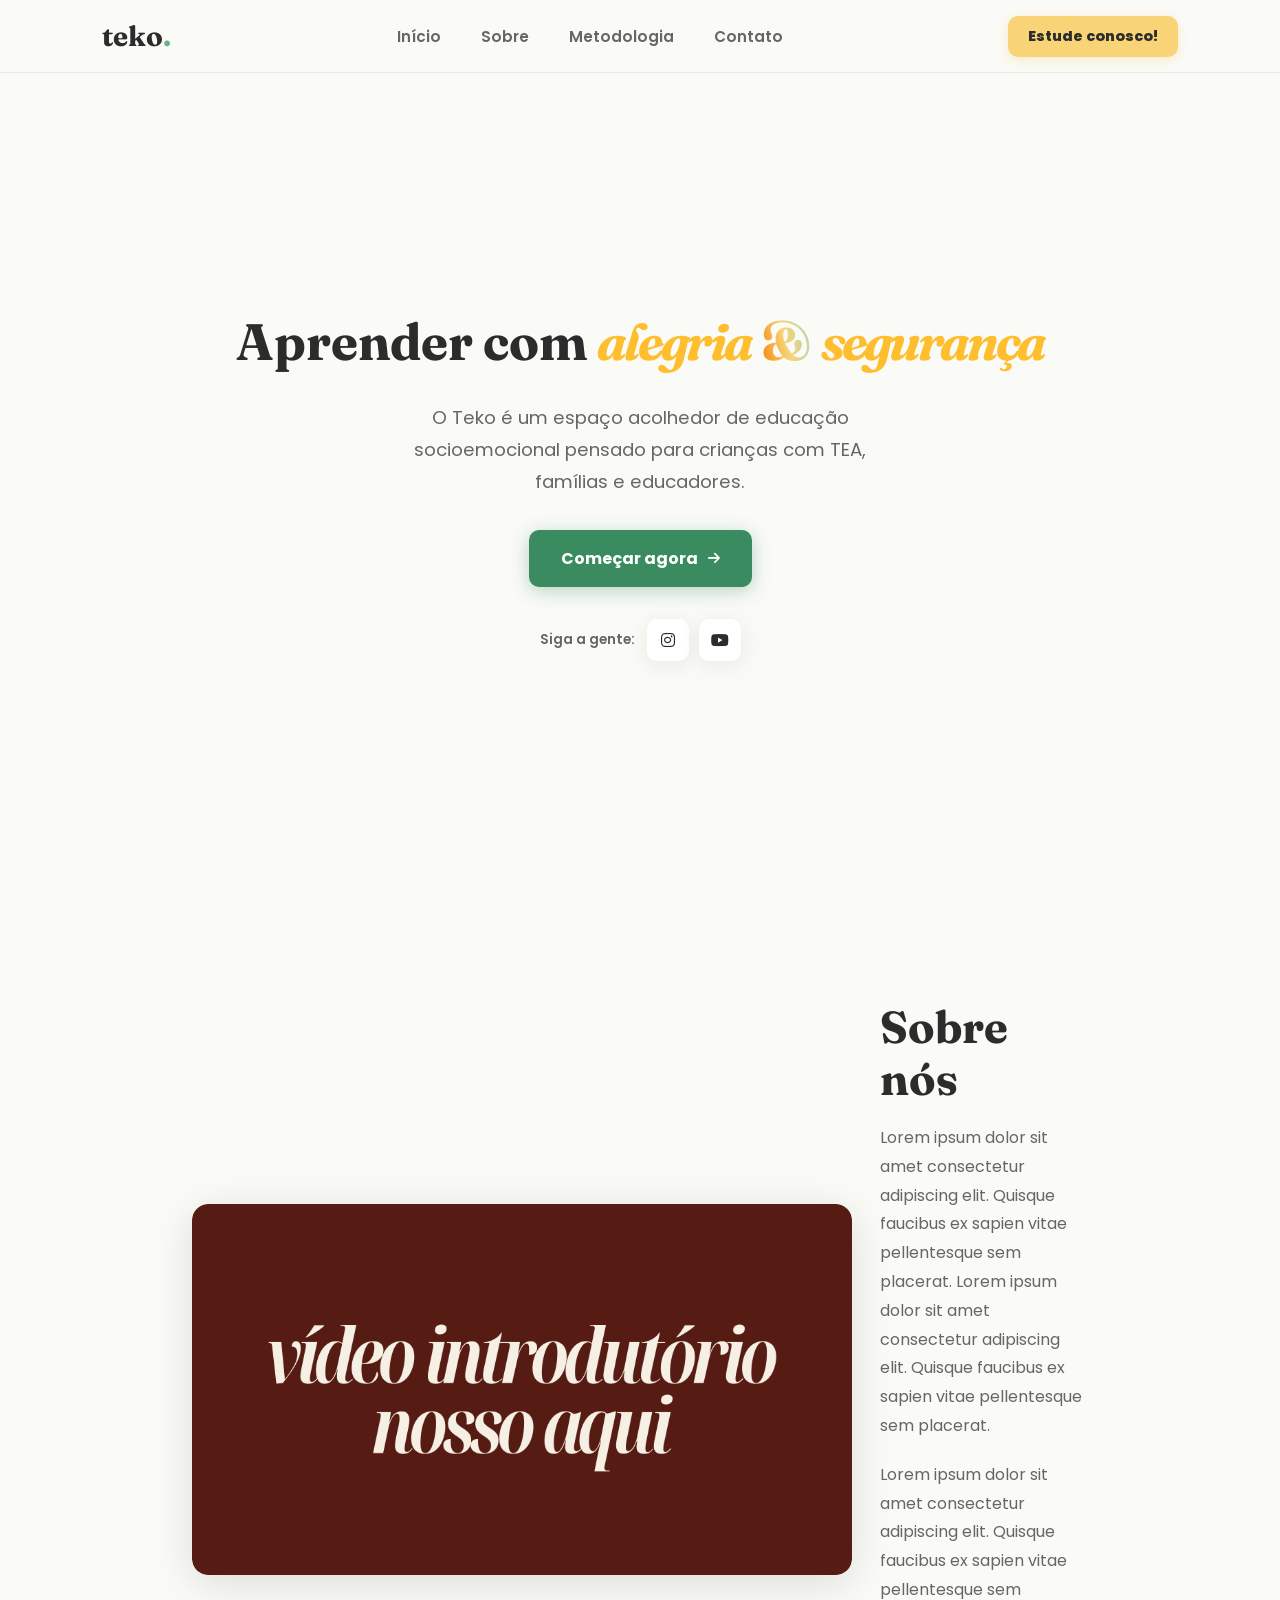
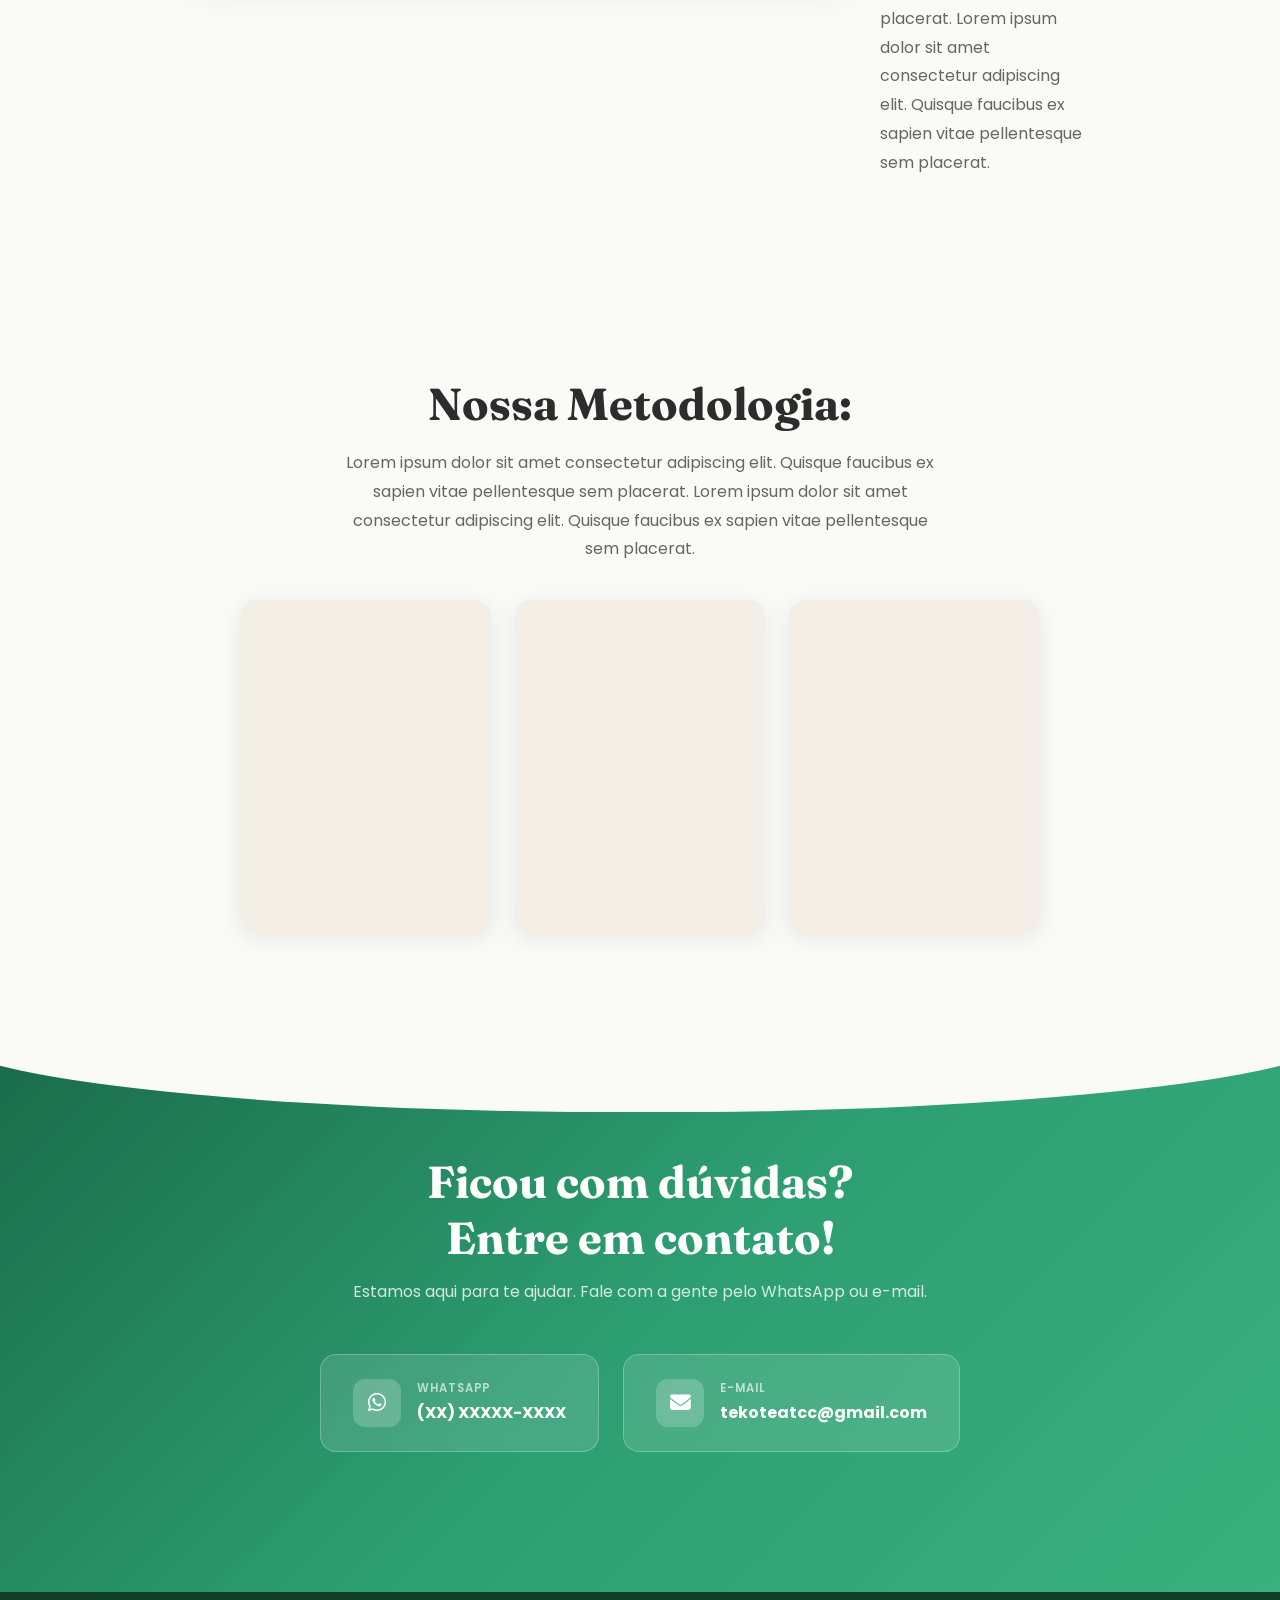
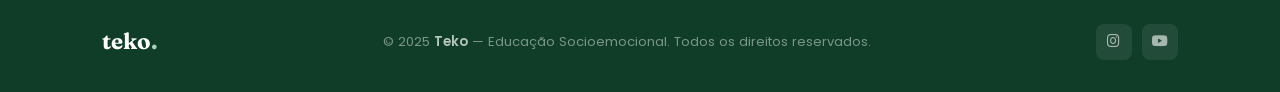
<file: project/View/index.html>
<!DOCTYPE html>
<html lang="pt-br">
<head>
    <meta charset="UTF-8">
    <meta name="viewport" content="width=device-width, initial-scale=1.0">

    <link rel="preconnect" href="https://fonts.googleapis.com">
    <link rel="preconnect" href="https://fonts.gstatic.com" crossorigin>
    <link href="https://fonts.googleapis.com/css2?family=Poppins:wght@300;400;500;600;700;800&family=Fraunces:ital,wght@0,400;0,600;0,700;1,400;1,600&display=swap" rel="stylesheet">
    <link rel="stylesheet" href="https://cdnjs.cloudflare.com/ajax/libs/font-awesome/6.5.0/css/all.min.css" crossorigin="anonymous" referrerpolicy="no-referrer" />
    <link rel="stylesheet" href="css/style.css">

    <title>Teko — Educação Socioemocional</title>
</head>
<body>

    <!-- ── HEADER ── -->
    <header id="header">
        <nav id="navbar">
            <a href="#home" id="nav_logo">
                <span class="logo-teko">teko</span><span class="logo-dot">.</span>
            </a>

            <ul id="nav_list">
                <li class="nav_item"><a href="#home">Início</a></li>
                <li class="nav_item"><a href="#sobre">Sobre</a></li>
                <li class="nav_item"><a href="#metodologia">Metodologia</a></li>
                <li class="nav_item"><a href="#contato">Contato</a></li>
            </ul>

            <a href="pages/cadastro.html" class="btn-default">Estude conosco!</a>

            <button id="mobile_btn" aria-label="Abrir menu">
                <i class="fa-solid fa-bars"></i>
            </button>
        </nav>
    </header>

    <!-- ── MENU MOBILE ── -->
    <div id="mobile_overlay"></div>
    <div id="mobile_menu">
        <button id="mobile_close_btn" aria-label="Fechar menu">
            <i class="fa-solid fa-xmark"></i>
        </button>
        <ul id="mobile_nav_list">
            <li class="nav_item"><a href="#home">Início</a></li>
            <li class="nav_item"><a href="#sobre">Sobre</a></li>
            <li class="nav_item"><a href="#metodologia">Metodologia</a></li>
            <li class="nav_item"><a href="#contato">Contato</a></li>
        </ul>
        <a href="pages/cadastro.html" class="btn-default mobile-cta">Estude conosco!</a>
    </div>

    <!-- ── CONTEÚDO PRINCIPAL ── -->
    <main id="content">

        <!-- HOME -->
        <section id="home">
            <div id="cta">
                <h1 class="title">
                    Aprender com <em>alegria</em> <b class="gradient-text">&</b> <em>segurança</em>
                </h1>

                <p class="description">
                    O Teko é um espaço acolhedor de educação socioemocional pensado para crianças com TEA, famílias e educadores.
                </p>

                <div id="cta_buttons">
                    <a href="pages/cadastro.html" class="btn-primary">
                        Começar agora
                        <i class="fa-solid fa-arrow-right"></i>
                    </a>
                </div>

                <div class="social-row">
                    <span class="social-label">Siga a gente:</span>
                    <div class="social-icons">
                        <a href="https://www.instagram.com/tcctekotea" class="social-icon" aria-label="Instagram" target="_blank">
                            <i class="fa-brands fa-instagram"></i>
                        </a>
                        <a href="https://www.youtube.com/" class="social-icon" aria-label="YouTube" target="_blank">
                            <i class="fa-brands fa-youtube"></i>
                        </a>
                    </div>
                </div>
            </div>
        </section>

        <!-- SOBRE -->
        <section id="sobre" class="section-fade">
            <div class="video-sobre">
                <img src="img/video_foto.png" alt="Vídeo sobre o Teko">
            </div>

            <div class="txt-sobre">
                <h1>Sobre nós</h1>
                <p>Lorem ipsum dolor sit amet consectetur adipiscing elit. Quisque faucibus ex sapien vitae pellentesque sem placerat. Lorem ipsum dolor sit amet consectetur adipiscing elit. Quisque faucibus ex sapien vitae pellentesque sem placerat.</p>
                <p>Lorem ipsum dolor sit amet consectetur adipiscing elit. Quisque faucibus ex sapien vitae pellentesque sem placerat. Lorem ipsum dolor sit amet consectetur adipiscing elit. Quisque faucibus ex sapien vitae pellentesque sem placerat.</p>
            </div>
        </section>

        <!-- METODOLOGIA -->
        <section id="metodologia" class="section-fade">
            <div class="conteudo-metodologia">
                <h1>Nossa Metodologia:</h1>
                <p>Lorem ipsum dolor sit amet consectetur adipiscing elit. Quisque faucibus ex sapien vitae pellentesque sem placerat. Lorem ipsum dolor sit amet consectetur adipiscing elit. Quisque faucibus ex sapien vitae pellentesque sem placerat.</p>

                <div class="content-metodologia">
                    <div class="card-metodologia">
                        <div class="card-metodologia-titulo">
                            <span>Lorem Ipsum</span>
                        </div>
                    </div>
                    <div class="card-metodologia">
                        <div class="card-metodologia-titulo">
                            <span>Lorem Ipsum</span>
                        </div>
                    </div>
                    <div class="card-metodologia">
                        <div class="card-metodologia-titulo">
                            <span>Lorem Ipsum</span>
                        </div>
                    </div>
                </div>
            </div>
        </section>

        <!-- CONTATO -->
        <section id="contato" class="section-fade">
            <div class="contato-titulo">
                <h2>Ficou com dúvidas?<br>Entre em contato!</h2>
                <p>Estamos aqui para te ajudar. Fale com a gente pelo WhatsApp ou e-mail.</p>
            </div>

            <div class="contato-cards">
                <a href="https://wa.me/55XXXXXXXXXXX" class="contato-card" target="_blank" aria-label="WhatsApp">
                    <div class="contato-card-icon">
                        <i class="fa-brands fa-whatsapp"></i>
                    </div>
                    <div class="contato-card-info">
                        <span class="contato-card-label">WhatsApp</span>
                        <span class="contato-card-valor">(XX) XXXXX-XXXX</span>
                    </div>
                </a>

                <a href="mailto:tekoteatcc@gmail.com" class="contato-card" aria-label="E-mail">
                    <div class="contato-card-icon">
                        <i class="fa-solid fa-envelope"></i>
                    </div>
                    <div class="contato-card-info">
                        <span class="contato-card-label">E-mail</span>
                        <span class="contato-card-valor">tekoteatcc@gmail.com</span>
                    </div>
                </a>
            </div>
        </section>

    </main>

    <!-- ── FOOTER ── -->
    <footer>
        <a href="#home" class="footer-logo">
            <span class="logo-teko">teko</span><span class="logo-dot">.</span>
        </a>

        <p class="footer-copy">
            © 2025 <span>Teko</span> — Educação Socioemocional. Todos os direitos reservados.
        </p>

        <div class="footer-social">
            <a href="https://www.instagram.com/tcctekotea" target="_blank" aria-label="Instagram">
                <i class="fa-brands fa-instagram"></i>
            </a>
            <a href="https://www.youtube.com/" target="_blank" aria-label="YouTube">
                <i class="fa-brands fa-youtube"></i>
            </a>
        </div>
    </footer>

    <script src="js/script.js"></script>
</body>
</html>
</file>
<file: project/View/css/style.css>
@import url('https://fonts.googleapis.com/css2?family=Poppins:wght@300;400;500;600;700;800&family=Fraunces:ital,wght@0,400;0,600;0,700;1,400;1,600&display=swap');

/* =========================================
   cores
   ========================================= */
:root {
    --green:       #A8D5BA;
    --green-dark:  #6BB08A;
    --green-deep:  #3a8c60;
    --yellow-title: #FFBE2E;
    --yellow:      #F8D477;
    --yellow-dark: #E8BE50;
    --cream:       #FAFAF7;
    --beige:       #F3EFE6;
    --text:        #2C2C2C;
    --text-soft:   #666;
    --white:       #FFFFFF;
    --radius:      16px;
    --radius-sm:   10px;
    --shadow:      0 4px 24px rgba(0,0,0,0.08);
    --shadow-md:   0 8px 40px rgba(0,0,0,0.12);

    /* Gradiente do & */
    --red:    #ff0000;
    --orange: #f57e00;
    --blue:   #74C0FC;
    --indigo: #9775FA;
    --violet: #DA77F2;
}

/* reset e base */
*, *::before, *::after {
    margin: 0;
    padding: 0;
    box-sizing: border-box;
}

html { scroll-behavior: smooth; overflow-x: hidden; }

body {
    font-family: 'Poppins', sans-serif;
    background-color: var(--cream);
    color: var(--text);
}

/* header */

#header {
    position: sticky;
    top: 0;
    z-index: 100;
    background: rgba(250, 250, 247, 0.88);
    backdrop-filter: blur(12px);
    -webkit-backdrop-filter: blur(12px);
    border-bottom: 1px solid rgba(168, 213, 186, 0.3);
    padding: 0 8%;
    transition: box-shadow 0.3s ease;
}

#header.scrolled {
    box-shadow: 0 2px 20px rgba(0,0,0,0.08);
}

#navbar {
    width: 100%;
    height: 72px;
    display: flex;
    align-items: center;
    justify-content: space-between;
}

#nav_logo {
    text-decoration: none;
    font-family: 'Fraunces', serif;
    font-size: 1.75rem;
    font-weight: 700;
    line-height: 1;
}

.logo-teko { color: var(--text); }
.logo-dot  { color: var(--green-dark); }

#nav_list {
    display: flex;
    list-style: none;
    gap: 40px;
}

.nav_item a {
    text-decoration: none;
    color: var(--text-soft);
    font-weight: 600;
    font-size: 0.95rem;
    transition: color 0.2s ease;
    position: relative;
    padding-bottom: 3px;
}

.nav_item a::after {
    content: '';
    position: absolute;
    bottom: 0; left: 0;
    width: 0; height: 2px;
    background: var(--green-dark);
    border-radius: 2px;
    transition: width 0.3s ease;
}

.nav_item a:hover { color: var(--text); }
.nav_item a:hover::after { width: 100%; }

/* Botão padrão - cadastro */

.btn-default {
    border: none;
    display: inline-flex;
    align-items: center;
    justify-content: center;
    background-color: var(--yellow);
    border-radius: var(--radius-sm);
    padding: 10px 20px;
    font-family: 'Poppins', sans-serif;
    font-weight: 800;
    font-size: 0.9rem;
    color: var(--text);
    box-shadow: 0 3px 12px rgba(248, 212, 119, 0.4);
    cursor: pointer;
    text-decoration: none;
    transition: background-color 0.2s ease, transform 0.15s ease, box-shadow 0.2s ease;
}

.btn-default:hover {
    background-color: var(--yellow-dark);
    transform: translateY(-1px);
    box-shadow: 0 6px 20px rgba(248, 212, 119, 0.5);
}

/* Mobile button */

#mobile_btn {
    display: none;
    border: none;
    background: transparent;
    font-size: 1.4rem;
    cursor: pointer;
    color: var(--text);
    padding: 8px;
}

/* Mobile menu — drawer lateral */

#mobile_menu {
    position: fixed;
    top: 0;
    right: 0;
    bottom: 0;
    width: min(75vw, 280px);
    background: var(--white);
    z-index: 200;
    display: flex;
    flex-direction: column;
    align-items: stretch;
    justify-content: flex-start;
    padding: 72px 20px 40px;
    gap: 8px;
    overflow-y: auto;
    overscroll-behavior: contain;
    box-shadow: -8px 0 40px rgba(0,0,0,0.15);
    visibility: hidden;
    transform: translateX(100%);
    transition: transform 0.35s cubic-bezier(0.4, 0, 0.2, 1), visibility 0.35s;
}

#mobile_menu.active {
    visibility: visible;
    transform: translateX(0);
}

/* Overlay atrás do drawer */

#mobile_overlay {
    display: none;
    position: fixed;
    inset: 0;
    background: rgba(0,0,0,0.35);
    z-index: 199;
    opacity: 0;
    transition: opacity 0.35s ease;
}

#mobile_overlay.active {
    display: block;
    opacity: 1;
}

#mobile_close_btn {
    position: absolute;
    top: 20px; right: 5%;
    border: none;
    background: var(--beige);
    font-size: 1.1rem;
    cursor: pointer;
    color: var(--text);
    width: 38px;
    height: 38px;
    border-radius: var(--radius-sm);
    display: flex;
    align-items: center;
    justify-content: center;
    transition: background 0.2s ease;
}

#mobile_close_btn:hover {
    background: var(--green);
}

#mobile_nav_list {
    list-style: none;
    display: flex;
    flex-direction: column;
    align-items: stretch;
    gap: 8px;
    width: 100%;
}

#mobile_nav_list .nav_item {
    width: 100%;
}

#mobile_nav_list .nav_item a {
    display: block;
    width: 100%;
    text-align: left;
    font-size: 1rem;
    font-weight: 700;
    color: var(--text);
    text-decoration: none;
    background: var(--beige);
    padding: 13px 18px;
    border-radius: var(--radius-sm);
    transition: background 0.2s ease, color 0.2s ease, transform 0.15s ease;
}

#mobile_nav_list .nav_item a:hover,
#mobile_nav_list .nav_item.active a {
    background: var(--green);
    color: var(--text);
    transform: scale(1.02);
}

.mobile-cta { font-size: 0.95rem; padding: 13px 18px; margin-top: 8px; width: 100%; text-align: center; }

/* home */

#home {
    position: relative;
    min-height: calc(100vh - 72px);
    display: flex;
    align-items: center;
    justify-content: center;
    overflow: hidden;
}


/* ── CTA ── */

#cta {
    position: relative;
    z-index: 1;
    display: flex;
    flex-direction: column;
    align-items: center;
    text-align: center;
    gap: 32px;
    max-width: 720px;
    padding: 60px 24px;
    animation: fadeUp 0.8s ease both;
}

@keyframes fadeUp {
    from { opacity: 0; transform: translateY(30px); }
    to   { opacity: 1; transform: translateY(0); }
}

/* Título e animação do título */

.title {
    font-family: 'Fraunces', serif;
    font-size: clamp(2rem, 4vw, 5rem);
    white-space: nowrap;
    line-height: 1.12;
    color: var(--text);
    font-weight: 700;
}

.title em {
    font-style: italic;
    color: var(--yellow-title);
    letter-spacing: -0.06em;
}

.gradient-text {
    background: linear-gradient(
        75deg,
        var(--red),
        var(--orange),
        var(--yellow),
        var(--green),
        var(--blue),
        var(--indigo),
        var(--violet)
    );
    background-size: 300% 300%;
    -webkit-background-clip: text;
    background-clip: text;
    color: transparent;
    animation: gradientAnimation 5s ease infinite;
}

@keyframes gradientAnimation {
    0%   { background-position: 0% 50%; }
    50%  { background-position: 100% 50%; }
    100% { background-position: 0% 50%; }
}

/* Descrição */

.description {
    font-size: 1.15rem;
    line-height: 1.75;
    color: var(--text-soft);
    max-width: 520px;
}

/* Botões CTA */

#cta_buttons {
    display: flex;
    gap: 16px;
    flex-wrap: wrap;
    justify-content: center;
}

.btn-primary {
    display: inline-flex;
    align-items: center;
    gap: 10px;
    background: var(--green-deep);
    color: var(--white);
    text-decoration: none;
    padding: 16px 32px;
    border-radius: var(--radius-sm);
    font-weight: 700;
    font-size: 1rem;
    box-shadow: 0 4px 18px rgba(58, 140, 96, 0.35);
    transition: background-color 0.2s ease, transform 0.15s ease, box-shadow 0.2s ease;
}

.btn-primary:hover {
    background: #2f7550;
    transform: translateY(-2px);
    box-shadow: 0 8px 28px rgba(58, 140, 96, 0.45);
}

.btn-primary i { font-size: 0.85rem; transition: transform 0.2s ease; }
.btn-primary:hover i { transform: translateX(4px); }

.btn-secondary {
    display: inline-flex;
    align-items: center;
    background: transparent;
    color: var(--text);
    text-decoration: none;
    padding: 16px 28px;
    border-radius: var(--radius-sm);
    font-weight: 700;
    font-size: 1rem;
    border: 2px solid rgba(0,0,0,0.12);
    transition: border-color 0.2s ease, background 0.2s ease;
}

.btn-secondary:hover {
    border-color: var(--green-dark);
    background: rgba(168, 213, 186, 0.12);
}

/* icones sociais */
.social-row {
    display: flex;
    align-items: center;
    gap: 12px;
}

.social-label {
    font-size: 0.85rem;
    font-weight: 600;
    color: var(--text-soft);
}

.social-icons { display: flex; gap: 10px; }

.social-icon {
    width: 42px; height: 42px;
    display: flex;
    align-items: center;
    justify-content: center;
    background: var(--white);
    border-radius: var(--radius-sm);
    color: var(--text);
    font-size: 1rem;
    text-decoration: none;
    box-shadow: var(--shadow);
    transition: transform 0.2s ease, box-shadow 0.2s ease, color 0.2s ease;
}

.social-icon:hover {
    transform: translateY(-3px);
    box-shadow: var(--shadow-md);
    color: var(--green-deep);
}

/* resp - home */

@media screen and (max-width: 768px) {
    /* Navbar */
    #header {
        padding: 0 5%;
    }

    #nav_list,
    #navbar .btn-default {
        display: none;
    }

    #mobile_btn {
        display: flex;
        align-items: center;
        justify-content: center;
        width: 40px;
        height: 40px;
        border-radius: var(--radius-sm);
        background: var(--yellow);
        color: var(--text);
        font-size: 1.1rem;
        box-shadow: 0 2px 8px rgba(248, 212, 119, 0.4);
    }

    /* Hero */
    .title { font-size: clamp(2rem, 8vw, 2.8rem); white-space: normal; }

    .description { font-size: 0.95rem; }

    .waves-top, .waves-bottom { height: 120px; }

    #cta { padding: 40px 16px; gap: 24px; }

    #cta_buttons { flex-direction: column; align-items: center; }
}

/* =========================================
   TRANSIÇÕES DE ENTRADA DAS SEÇÕES
   ========================================= */
.section-fade {
    opacity: 0;
    transform: translateY(40px);
    transition: opacity 0.7s ease, transform 0.7s ease;
}

.section-fade.visible {
    opacity: 1;
    transform: translateY(0);
}

/* sobre */
#sobre {
    padding: 100px 15%;
    display: flex;
    align-items: center;
    gap: 28px;
}

.video-sobre {
    flex-shrink: 0;
    width: 660px;
    border-radius: 16px;
    overflow: hidden;
    box-shadow: var(--shadow-md);
}

.video-sobre img,
.video-sobre video {
    width: 100%;
    height: auto;
    display: block;
    border-radius: 16px;
}

.txt-sobre {
    display: flex;
    flex-direction: column;
    align-items: left;
    text-align: left;
    gap: 20px;
    max-width: 540px;
}

.txt-sobre h1 {
    font-family: 'Fraunces', serif;
    font-size: clamp(2rem, 3.5vw, 2.8rem);
    font-weight: 700;
    color: var(--text);
    line-height: 1.15;
}

.txt-sobre p {
    font-size: 1rem;
    line-height: 1.8;
    color: var(--text-soft);
}

.txt-sobre p b {
    color: var(--green-deep);
    font-weight: 700;
}

/* metodologia */
#metodologia {
    padding: 100px 15%;
    display: flex;
    align-items: center;
    justify-content: center;
}

.conteudo-metodologia {
    display: flex;
    flex-direction: column;
    align-items: center;
    text-align: center;
    gap: 20px;
    max-width: 800px;
    width: 100%;
}

.conteudo-metodologia h1 {
    font-family: 'Fraunces', serif;
    font-size: clamp(2rem, 3.5vw, 2.8rem);
    font-weight: 700;
    color: var(--text);
    line-height: 1.15;
}

.conteudo-metodologia > p {
    font-size: 1rem;
    line-height: 1.8;
    color: var(--text-soft);
    max-width: 600px;
}

.content-metodologia {
    display: flex;
    gap: 24px;
    width: 100%;
    margin-top: 16px;
    justify-content: center;
}

.card-metodologia {
    flex: 1;
    max-width: 300px;
    aspect-ratio: 3 / 4;
    border-radius: var(--radius);
    background-color: var(--beige);
    box-shadow: var(--shadow);
    overflow: hidden;
    position: relative;
    cursor: pointer;
    transition: transform 0.3s ease, box-shadow 0.3s ease;
}

.card-metodologia:hover {
    transform: scale(1.04);
    box-shadow: var(--shadow-md);
}

.card-metodologia-titulo {
    position: absolute;
    bottom: 0;
    left: 0;
    right: 0;
    padding: 20px;
    background: linear-gradient(to top, rgba(0,0,0,0.55), transparent);
    opacity: 0;
    transform: translateY(8px);
    transition: opacity 0.3s ease, transform 0.3s ease;
}

.card-metodologia:hover .card-metodologia-titulo {
    opacity: 1;
    transform: translateY(0);
}

.card-metodologia-titulo span {
    font-family: 'Poppins', sans-serif;
    font-style: italic;
    font-weight: 700;
    font-size: 1.05rem;
    color: var(--white);
}

/* =========================================
   SEÇÃO CONTATO
   ========================================= */
#contato {
    position: relative;
    padding: 120px 15% 140px;
    display: flex;
    flex-direction: column;
    align-items: center;
    text-align: center;
    gap: 48px;
    background: linear-gradient(135deg, #1a6b4a 0%, #2d9e72 50%, #3ab07e 100%);
    overflow: hidden;
}

#contato::before {
    content: '';
    position: absolute;
    top: -2px;
    left: 0;
    width: 100%;
    height: 80px;
    background: var(--cream);
    clip-path: ellipse(55% 100% at 50% 0%);
}

.contato-titulo {
    position: relative;
    z-index: 1;
}

.contato-titulo h2 {
    font-family: 'Fraunces', serif;
    font-size: clamp(1.8rem, 3.5vw, 2.8rem);
    font-weight: 700;
    color: var(--white);
    line-height: 1.25;
    margin-bottom: 12px;
}

.contato-titulo p {
    font-size: 1rem;
    color: rgba(255,255,255,0.8);
    line-height: 1.7;
}

.contato-cards {
    display: flex;
    gap: 24px;
    justify-content: center;
    flex-wrap: wrap;
    position: relative;
    z-index: 1;
}

.contato-card {
    display: flex;
    align-items: center;
    gap: 16px;
    background: rgba(255,255,255,0.12);
    backdrop-filter: blur(8px);
    -webkit-backdrop-filter: blur(8px);
    border: 1px solid rgba(255,255,255,0.25);
    border-radius: var(--radius);
    padding: 24px 32px;
    text-decoration: none;
    min-width: 260px;
    transition: background 0.25s ease, transform 0.25s ease, box-shadow 0.25s ease;
}

.contato-card:hover {
    background: rgba(255,255,255,0.22);
    transform: translateY(-4px);
    box-shadow: 0 12px 32px rgba(0,0,0,0.18);
}

.contato-card-icon {
    width: 48px;
    height: 48px;
    background: rgba(255,255,255,0.2);
    border-radius: 12px;
    display: flex;
    align-items: center;
    justify-content: center;
    font-size: 1.3rem;
    color: var(--white);
    flex-shrink: 0;
}

.contato-card-info {
    display: flex;
    flex-direction: column;
    align-items: flex-start;
    gap: 3px;
}

.contato-card-label {
    font-size: 0.72rem;
    font-weight: 600;
    color: rgba(255,255,255,0.65);
    text-transform: uppercase;
    letter-spacing: 0.08em;
}

.contato-card-valor {
    font-size: 1rem;
    font-weight: 700;
    color: var(--white);
}

/* =========================================
   FOOTER
   ========================================= */
footer {
    background: #0f3d28;
    padding: 32px 8%;
    display: flex;
    align-items: center;
    justify-content: space-between;
    gap: 16px;
    flex-wrap: wrap;
}

.footer-logo {
    text-decoration: none;
    font-family: 'Fraunces', serif;
    font-size: 1.4rem;
    font-weight: 700;
    line-height: 1;
}

.footer-logo .logo-teko { color: var(--white); }
.footer-logo .logo-dot  { color: var(--green); }

.footer-copy {
    font-size: 0.82rem;
    color: rgba(255,255,255,0.45);
    text-align: center;
}

.footer-copy span {
    color: rgba(255,255,255,0.7);
    font-weight: 600;
}

.footer-social {
    display: flex;
    gap: 10px;
}

.footer-social a {
    width: 36px;
    height: 36px;
    border-radius: 8px;
    background: rgba(255,255,255,0.08);
    display: flex;
    align-items: center;
    justify-content: center;
    color: rgba(255,255,255,0.6);
    font-size: 0.9rem;
    text-decoration: none;
    transition: background 0.2s ease, color 0.2s ease;
}

.footer-social a:hover {
    background: var(--green-dark);
    color: var(--white);
}

/* =========================================
   RESPONSIVIDADE — SEÇÕES (≤ 900px)
   ========================================= */
@media screen and (max-width: 900px) {
    #sobre,
    #metodologia {
        padding: 48px 6%;
    }

    #contato {
        padding: 80px 6% 110px;
    }

    .video-sobre {
        width: 100%;
        max-width: 480px;
        flex-shrink: unset;
    }

    #sobre {
        flex-direction: column;
        align-items: center;
        gap: 28px;
    }

    .txt-sobre {
        max-width: 100%;
        align-items: center;
        text-align: center;
    }

    .txt-sobre h1,
    .conteudo-metodologia h1 {
        font-size: clamp(1.6rem, 5vw, 2.2rem);
    }

    .content-metodologia {
        flex-direction: column;
        align-items: center;
    }

    .card-metodologia {
        width: 100%;
        max-width: 340px;
        aspect-ratio: 4 / 3;
    }

    .contato-cards {
        flex-direction: column;
        align-items: center;
    }

    .contato-card {
        width: 100%;
        max-width: 340px;
        min-width: unset;
    }

    footer {
        flex-direction: column;
        align-items: center;
        text-align: center;
        padding: 28px 6%;
        gap: 20px;
    }
}
</file>
